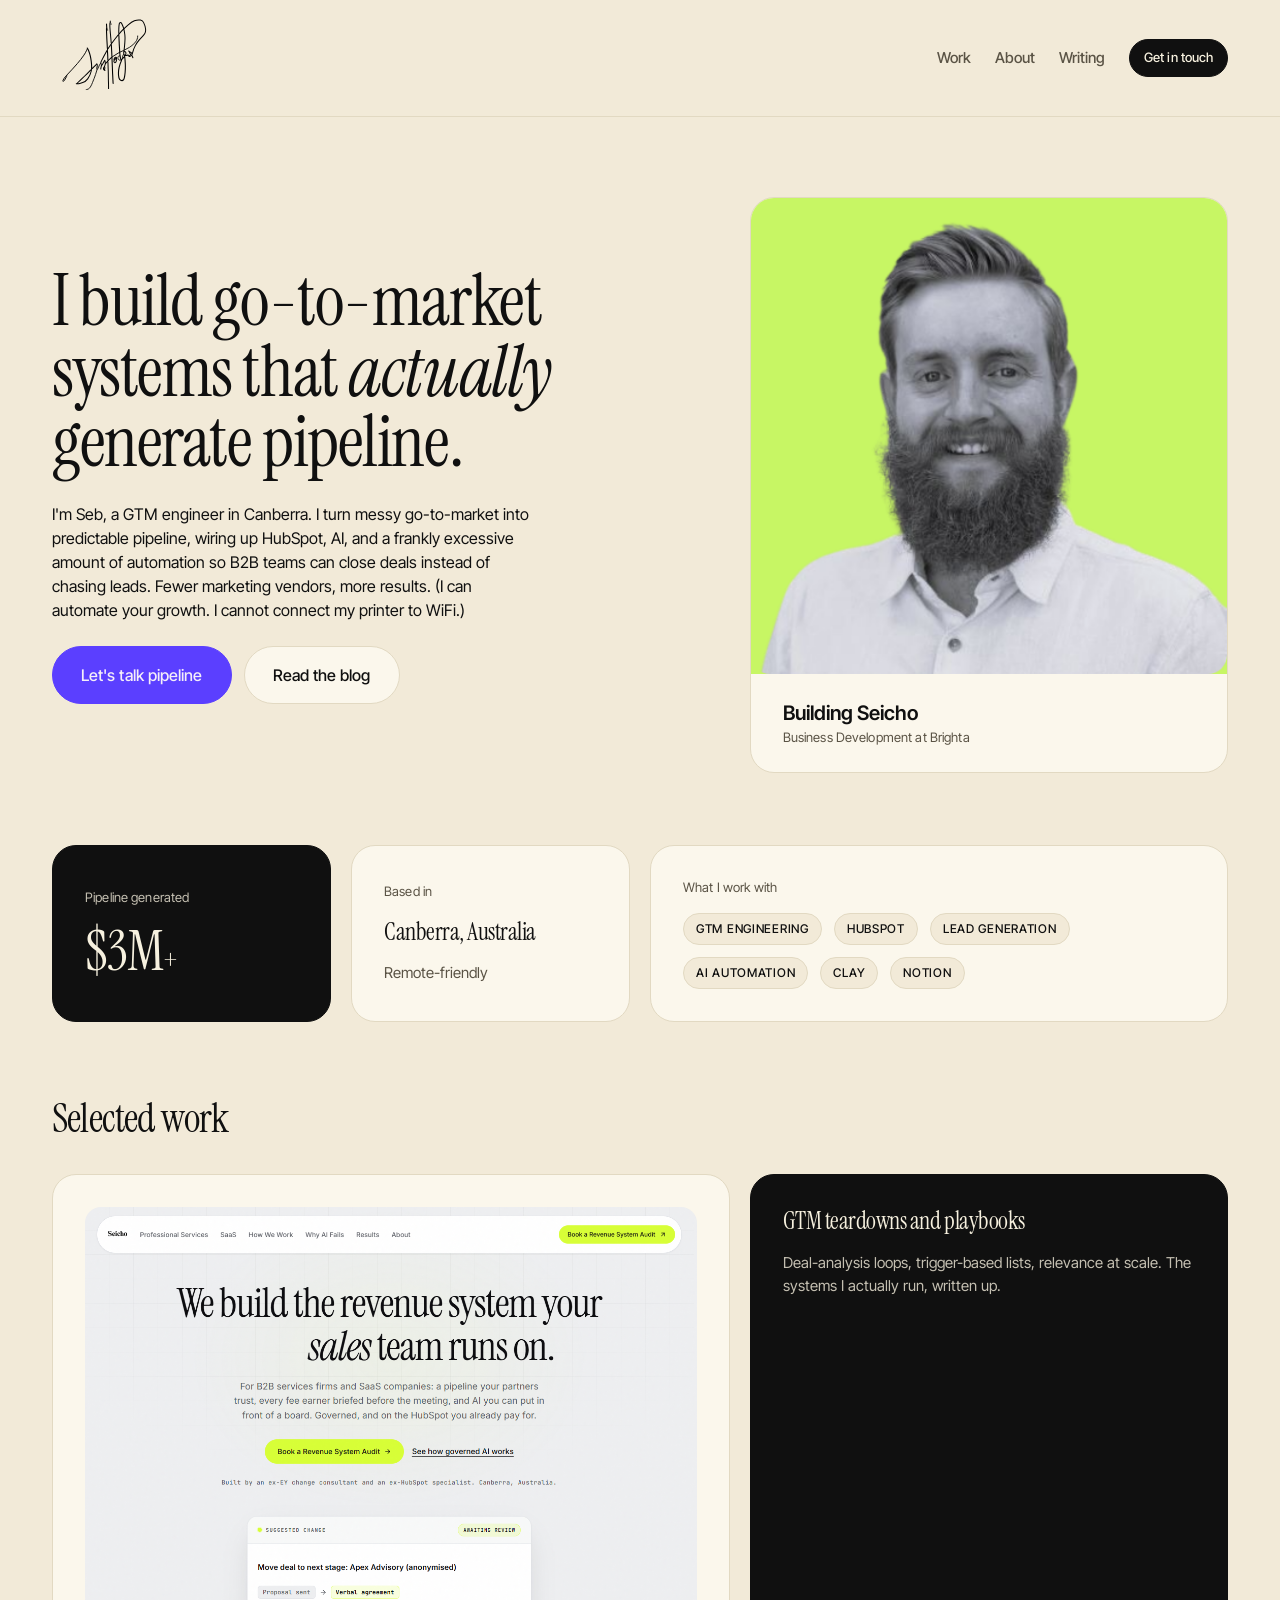
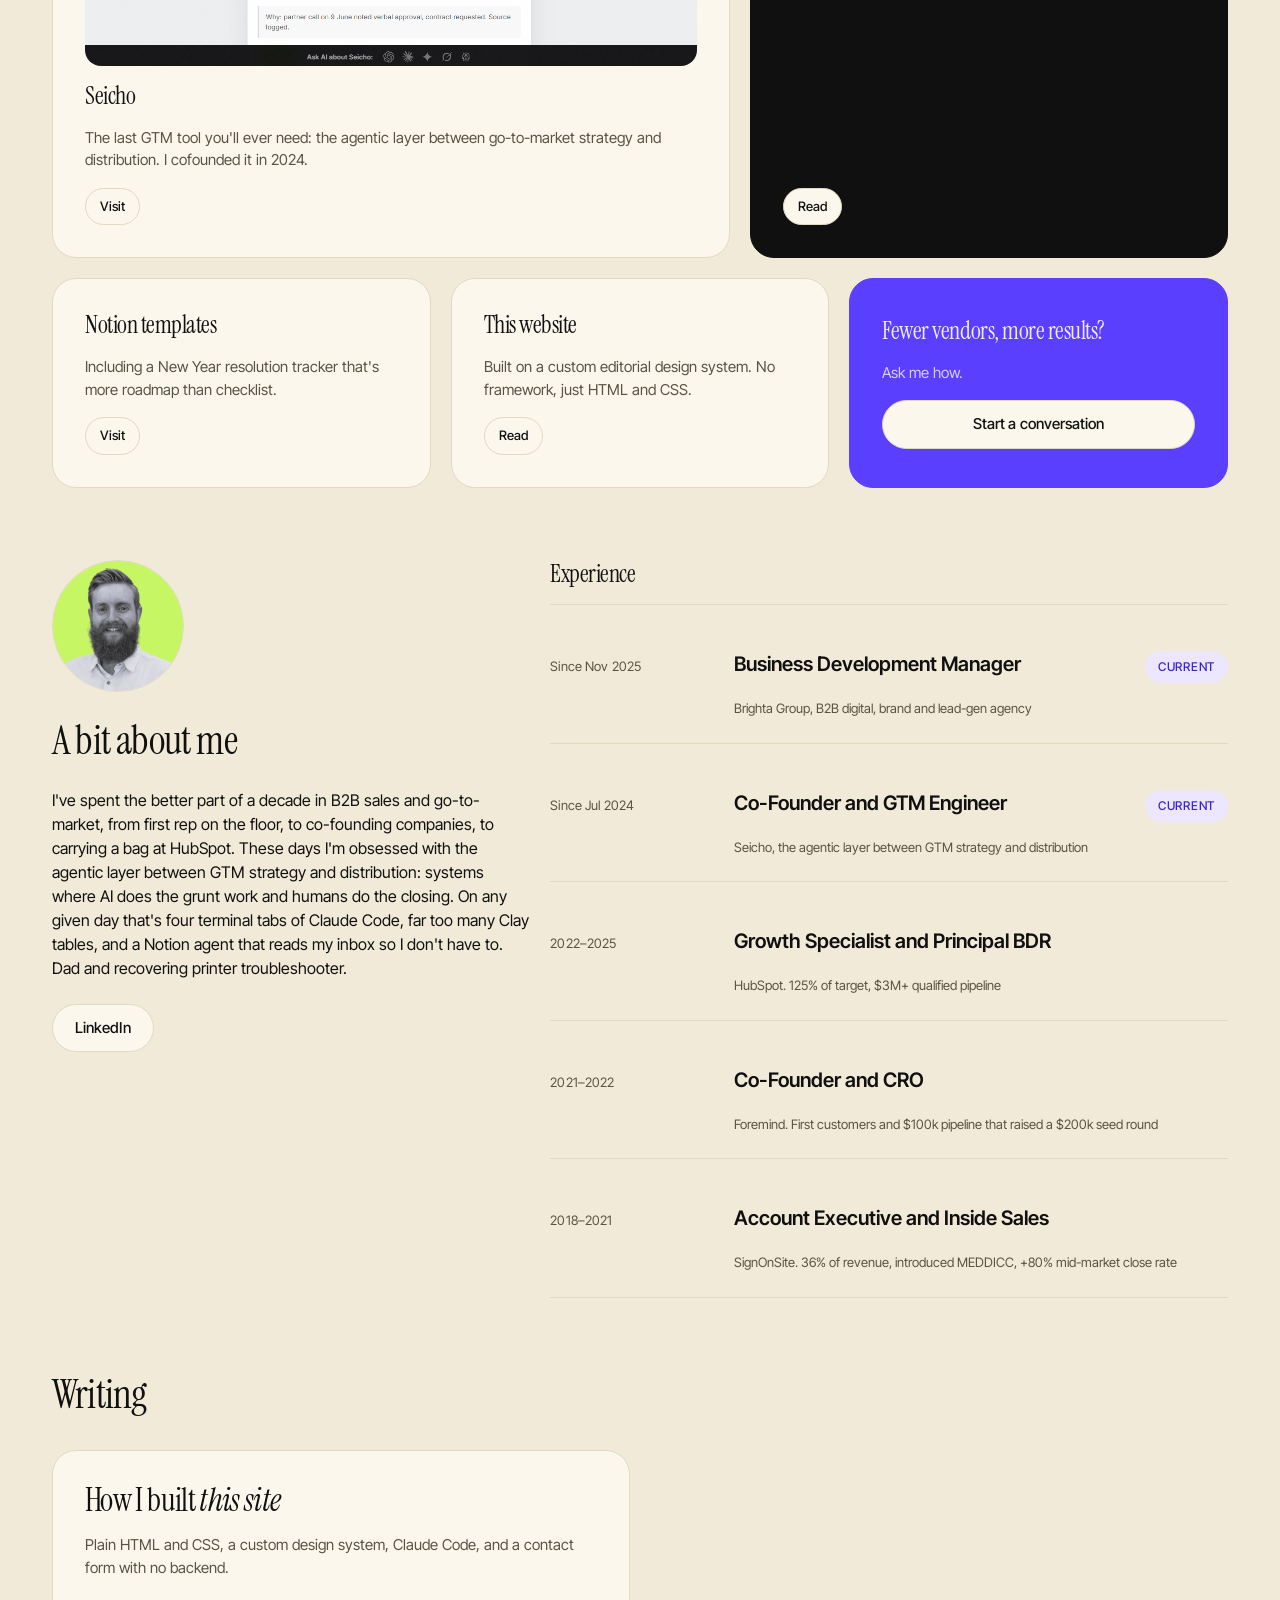
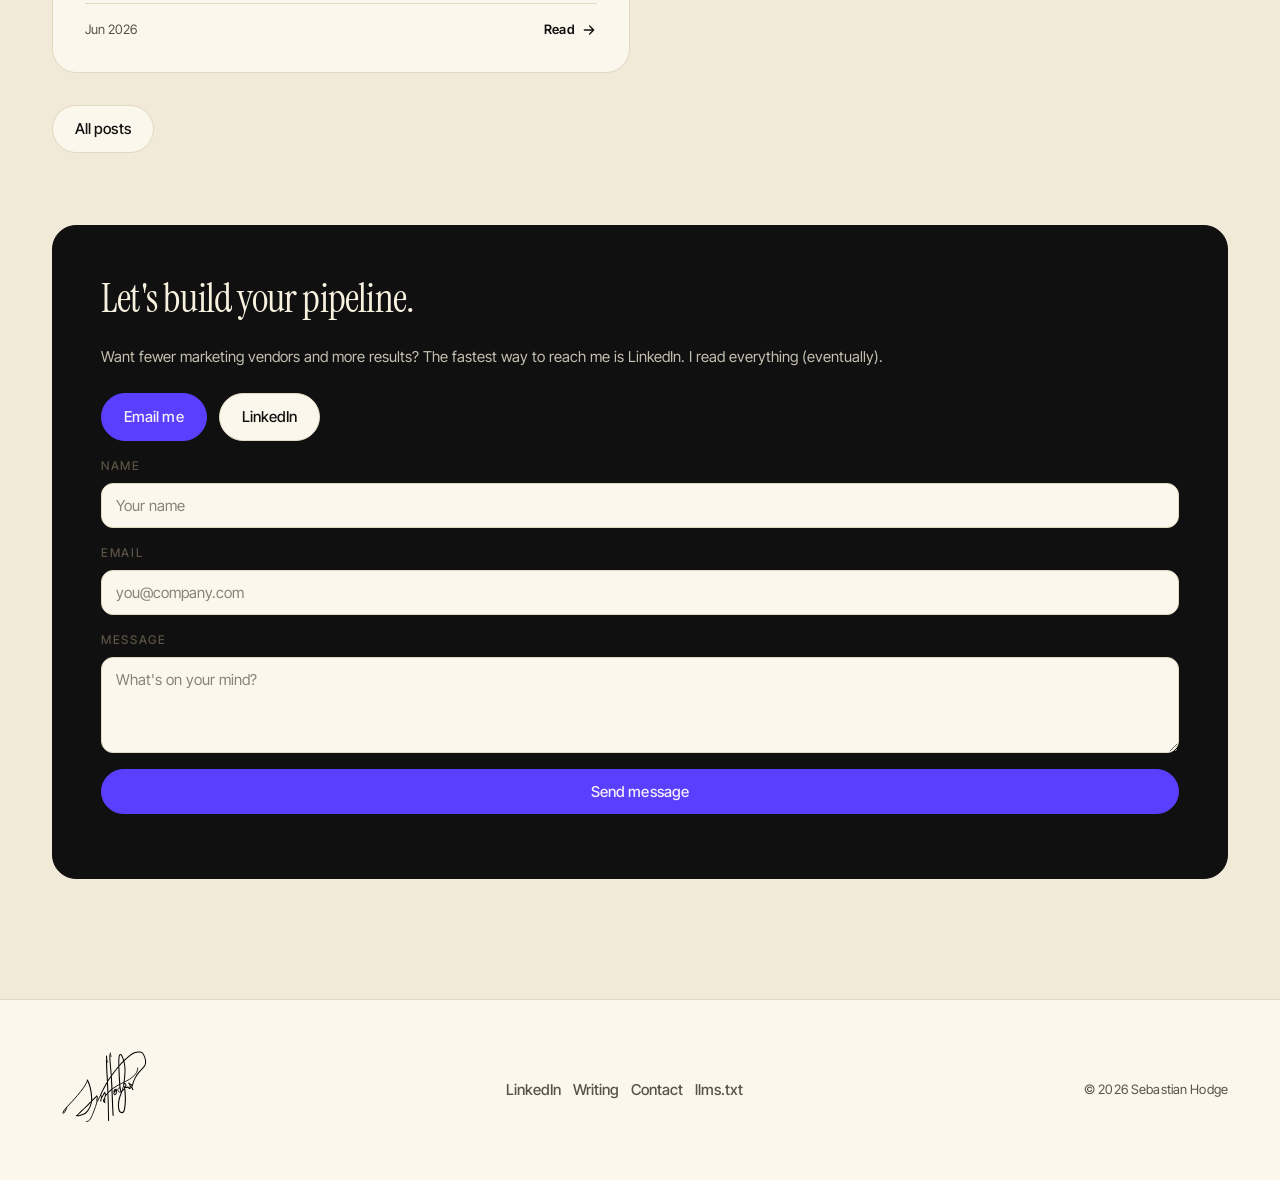
<file: index.html>
<!DOCTYPE html>
<html lang="en">
<head>
  <meta charset="utf-8" />
  <meta name="viewport" content="width=device-width, initial-scale=1" />
  <title>Sebastian Hodge, GTM Engineer</title>
  <meta name="description" content="Sebastian Hodge. GTM engineer building AI-powered go-to-market systems that turn B2B strategy into predictable pipeline. HubSpot, Clay, Notion. Canberra, Australia." />
  <link rel="canonical" href="https://sebastianhodge.com/" />
  <link rel="icon" href="/images/logo.svg" type="image/svg+xml" />

  <!-- Open Graph / Facebook / LinkedIn -->
  <meta property="og:type" content="website" />
  <meta property="og:url" content="https://sebastianhodge.com/" />
  <meta property="og:title" content="Sebastian Hodge, GTM Engineer" />
  <meta property="og:description" content="I build go-to-market systems that actually generate pipeline. HubSpot, AI, and a frankly excessive amount of automation." />
  <meta property="og:image" content="https://sebastianhodge.com/images/og-image.png" />
  <meta property="og:image:width" content="1200" />
  <meta property="og:image:height" content="630" />

  <!-- Twitter / X -->
  <meta name="twitter:card" content="summary_large_image" />
  <meta name="twitter:title" content="Sebastian Hodge, GTM Engineer" />
  <meta name="twitter:description" content="I build go-to-market systems that actually generate pipeline. HubSpot, AI, and a frankly excessive amount of automation." />
  <meta name="twitter:image" content="https://sebastianhodge.com/images/og-image.png" />

  <link rel="stylesheet" href="css/system.css" />
  <link rel="stylesheet" href="css/site.css" />

  <script type="application/ld+json">
  {
    "@context": "https://schema.org",
    "@graph": [
      {
        "@type": "Person",
        "@id": "https://sebastianhodge.com/#person",
        "name": "Sebastian Hodge",
        "url": "https://sebastianhodge.com/",
        "image": "https://sebastianhodge.com/images/seb.png",
        "jobTitle": "GTM Engineer",
        "description": "Sebastian Hodge is a go-to-market engineer who builds AI-powered systems that turn B2B strategy into predictable pipeline.",
        "email": "me@sebastianhodge.com",
        "address": {
          "@type": "PostalAddress",
          "addressLocality": "Canberra",
          "addressRegion": "ACT",
          "addressCountry": "AU"
        },
        "worksFor": {
          "@type": "Organization",
          "name": "Brighta Group"
        },
        "alumniOf": {
          "@type": "CollegeOrUniversity",
          "name": "University of Canberra"
        },
        "knowsAbout": [
          "Go-to-market engineering",
          "B2B sales",
          "HubSpot",
          "Lead generation",
          "AI automation",
          "Clay",
          "Notion"
        ],
        "sameAs": [
          "https://www.linkedin.com/in/hodge-sebastian/",
          "https://sebastianhodge.notion.site"
        ]
      },
      {
        "@type": "WebSite",
        "@id": "https://sebastianhodge.com/#website",
        "url": "https://sebastianhodge.com/",
        "name": "Sebastian Hodge",
        "description": "Portfolio and writing by Sebastian Hodge, GTM engineer in Canberra, Australia.",
        "publisher": { "@id": "https://sebastianhodge.com/#person" }
      },
      {
        "@type": "WebPage",
        "@id": "https://sebastianhodge.com/#webpage",
        "url": "https://sebastianhodge.com/",
        "name": "Sebastian Hodge, GTM Engineer",
        "isPartOf": { "@id": "https://sebastianhodge.com/#website" },
        "about": { "@id": "https://sebastianhodge.com/#person" },
        "primaryImageOfPage": "https://sebastianhodge.com/images/og-image.png"
      }
    ]
  }
  </script>
</head>
<body>
  <a class="site-skip" href="#main">Skip to content</a>

  <!-- ============ NAV ============ -->
  <header class="site-nav">
    <div class="site-nav__inner">
      <a class="site-brand" href="index.html" aria-label="Sebastian Hodge, home">
        <img class="site-brand__logo" src="images/logo.svg" alt="Sebastian Hodge" />
      </a>
      <nav class="site-navlinks" id="navlinks" aria-label="Primary">
        <a class="site-navlink" href="#work">Work</a>
        <a class="site-navlink" href="#about">About</a>
        <a class="site-navlink" href="blog/index.html">Writing</a>
        <a class="mp-btn mp-btn--sm" href="#contact">Get in touch</a>
      </nav>
      <button class="mp-btn mp-btn--icon mp-btn--secondary site-nav__toggle" id="navToggle"
              aria-label="Toggle menu" aria-expanded="false" aria-controls="navlinks">
        <svg class="mp-icon" viewBox="0 0 24 24" fill="none" stroke="currentColor" stroke-width="2" stroke-linecap="round"><path d="M4 6h16M4 12h16M4 18h16"/></svg>
      </button>
    </div>
  </header>

  <main id="main">
    <div class="mp-shell">

      <!-- ============ HERO ============ -->
      <section class="site-hero mp-grid" style="align-items:center;">
        <div class="mp-span-7 mp-stack mp-stack--lg">
          <h1 class="mp-display mp-display--xl site-hero__title">
            I build go-to-market systems that <span class="mp-italic">actually</span> generate pipeline.
          </h1>
          <p class="mp-body mp-body--lg site-hero__lead">
            I'm Seb, a GTM engineer in Canberra. I turn messy go-to-market into
            predictable pipeline, wiring up HubSpot, AI, and a frankly excessive
            amount of automation so B2B teams can close deals instead of chasing
            leads. Fewer marketing vendors, more results. (I can automate your
            growth. I cannot connect my printer to WiFi.)
          </p>
          <div class="mp-row">
            <a class="mp-btn mp-btn--accent mp-btn--lg" href="#contact">Let's talk pipeline</a>
            <a class="mp-btn mp-btn--secondary mp-btn--lg" href="blog/index.html">Read the blog</a>
          </div>
        </div>
        <div class="mp-span-5">
          <div class="mp-card" style="padding:0; overflow:hidden; gap:0;">
            <img src="images/seb.png" alt="Sebastian Hodge"
                 style="width:100%; aspect-ratio:1/1; object-fit:cover; display:block;" />
            <div style="padding:var(--space-lg) var(--space-xl);">
              <p class="mp-title--md" style="font-weight:600; margin:0;">Building Seicho</p>
              <p class="mp-meta">Business Development at Brighta</p>
            </div>
          </div>
        </div>
      </section>

      <!-- ============ QUICK FACTS ============ -->
      <section class="site-section mp-grid--mosaic" aria-label="At a glance">
        <div class="mp-card mp-card--ink mp-span-3" style="justify-content:center;">
          <p class="mp-meta">Pipeline generated</p>
          <p class="mp-display" style="color:inherit;">$3M<span style="font-size:0.5em;">+</span></p>
        </div>
        <div class="mp-card mp-span-3" style="justify-content:center;">
          <p class="mp-meta">Based in</p>
          <p class="mp-title">Canberra, Australia</p>
          <p class="mp-body">Remote-friendly</p>
        </div>
        <div class="mp-card mp-span-6" style="justify-content:center;">
          <p class="mp-meta">What I work with</p>
          <div class="mp-row">
            <span class="mp-chip">GTM Engineering</span>
            <span class="mp-chip">HubSpot</span>
            <span class="mp-chip">Lead Generation</span>
            <span class="mp-chip">AI Automation</span>
            <span class="mp-chip">Clay</span>
            <span class="mp-chip">Notion</span>
          </div>
        </div>
      </section>

      <!-- ============ WORK / PROJECTS ============ -->
      <section id="work" class="site-section">
        <h2 class="mp-headline" style="margin-bottom:var(--space-xl);">Selected work</h2>

        <div class="mp-grid--mosaic">
          <!-- Seicho (wide) -->
          <article class="mp-card mp-span-7">
            <div class="mp-card__media">
              <img src="images/seicho.png" alt="Seicho website: we build the revenue system your sales team runs on" />
            </div>
            <h3 class="mp-title">Seicho</h3>
            <p class="mp-body">The last GTM tool you'll ever need: the agentic layer between go-to-market strategy and distribution. I cofounded it in 2024.</p>
            <div class="mp-card__footer">
              <a class="mp-btn mp-btn--sm mp-btn--secondary" href="https://seicho.com.au">Visit</a>
            </div>
          </article>

          <!-- Writing (ink) -->
          <article class="mp-card mp-card--ink mp-span-5">
            <h3 class="mp-title" style="color:inherit;">GTM teardowns and playbooks</h3>
            <p class="mp-body">Deal-analysis loops, trigger-based lists, relevance at scale. The systems I actually run, written up.</p>
            <div class="mp-card__footer">
              <a class="mp-btn mp-btn--sm mp-btn--secondary" href="blog/index.html">Read</a>
            </div>
          </article>

          <!-- Notion templates -->
          <article class="mp-card mp-span-4">
            <h3 class="mp-title">Notion templates</h3>
            <p class="mp-body">Including a New Year resolution tracker that's more roadmap than checklist.</p>
            <div class="mp-card__footer">
              <a class="mp-btn mp-btn--sm mp-btn--secondary" href="https://sebastianhodge.notion.site">Visit</a>
            </div>
          </article>

          <!-- This site -->
          <article class="mp-card mp-span-4">
            <h3 class="mp-title">This website</h3>
            <p class="mp-body">Built on a custom editorial design system. No framework, just HTML and CSS.</p>
            <div class="mp-card__footer">
              <a class="mp-btn mp-btn--sm mp-btn--secondary" href="blog/how-i-built-this-site.html">Read</a>
            </div>
          </article>

          <!-- CTA tile -->
          <article class="mp-card mp-card--accent mp-span-4" style="justify-content:center;">
            <h3 class="mp-title" style="color:inherit;">Fewer vendors, more results?</h3>
            <p class="mp-body">Ask me how.</p>
            <a class="mp-btn mp-btn--secondary" href="#contact">Start a conversation</a>
          </article>
        </div>
      </section>

      <!-- ============ ABOUT / EXPERIENCE ============ -->
      <section id="about" class="site-section mp-grid">
        <div class="mp-span-5 mp-stack mp-stack--lg">
          <div class="site-avatar-xl">
            <img src="images/seb.png" alt="Sebastian Hodge" />
          </div>
          <h2 class="mp-headline">A bit about me</h2>
          <p class="mp-body mp-body--lg">
            I've spent the better part of a decade in B2B sales and go-to-market,
            from first rep on the floor, to co-founding companies, to carrying a bag
            at HubSpot. These days I'm obsessed with the agentic layer between GTM
            strategy and distribution: systems where AI does the grunt work and humans
            do the closing. On any given day that's four terminal tabs of Claude Code,
            far too many Clay tables, and a Notion agent that reads my inbox so I don't
            have to. Dad and recovering printer troubleshooter.
          </p>
          <div class="mp-row">
            <a class="mp-btn mp-btn--secondary" href="https://www.linkedin.com/in/hodge-sebastian/">LinkedIn</a>
          </div>
        </div>

        <div class="mp-span-7">
          <h3 class="mp-title" style="margin-bottom:var(--space-md);">Experience</h3>
          <div class="site-list">
            <div class="site-listitem">
              <span class="mp-meta">Since Nov 2025</span>
              <div>
                <p class="mp-title--md" style="font-weight:600;">Business Development Manager</p>
                <p class="mp-body mp-body--sm">Brighta Group, B2B digital, brand and lead-gen agency</p>
              </div>
              <span class="mp-chip mp-chip--accent">Current</span>
            </div>
            <div class="site-listitem">
              <span class="mp-meta">Since Jul 2024</span>
              <div>
                <p class="mp-title--md" style="font-weight:600;">Co-Founder and GTM Engineer</p>
                <p class="mp-body mp-body--sm">Seicho, the agentic layer between GTM strategy and distribution</p>
              </div>
              <span class="mp-chip mp-chip--accent">Current</span>
            </div>
            <div class="site-listitem">
              <span class="mp-meta">2022–2025</span>
              <div>
                <p class="mp-title--md" style="font-weight:600;">Growth Specialist and Principal BDR</p>
                <p class="mp-body mp-body--sm">HubSpot. 125% of target, $3M+ qualified pipeline</p>
              </div>
            </div>
            <div class="site-listitem">
              <span class="mp-meta">2021–2022</span>
              <div>
                <p class="mp-title--md" style="font-weight:600;">Co-Founder and CRO</p>
                <p class="mp-body mp-body--sm">Foremind. First customers and $100k pipeline that raised a $200k seed round</p>
              </div>
            </div>
            <div class="site-listitem">
              <span class="mp-meta">2018–2021</span>
              <div>
                <p class="mp-title--md" style="font-weight:600;">Account Executive and Inside Sales</p>
                <p class="mp-body mp-body--sm">SignOnSite. 36% of revenue, introduced MEDDICC, +80% mid-market close rate</p>
              </div>
            </div>
          </div>
        </div>
      </section>

      <!-- ============ WRITING ============ -->
      <section class="site-section">
        <h2 class="mp-headline" style="margin-bottom:var(--space-xl);">Writing</h2>
        <div class="mp-grid--mosaic">
          <a class="mp-digest-card mp-span-6" href="blog/how-i-built-this-site.html">
            <h3 class="mp-digest-card__title">How I built <span class="mp-digest-card__italic">this site</span></h3>
            <p class="mp-digest-card__body">Plain HTML and CSS, a custom design system, Claude Code, and a contact form with no backend.</p>
            <div class="mp-digest-card__foot">
              <span class="mp-digest-card__meta">Jun 2026</span>
              <span class="mp-digest-card__cta">Read
                <svg viewBox="0 0 24 24" fill="none" stroke="currentColor" stroke-width="2" stroke-linecap="round" stroke-linejoin="round" aria-hidden="true"><path d="M5 12h14M13 6l6 6-6 6"/></svg>
              </span>
            </div>
          </a>
        </div>
        <div class="mp-row" style="margin-top:var(--space-xl);">
          <a class="mp-btn mp-btn--secondary" href="blog/index.html">All posts</a>
        </div>
      </section>

      <!-- ============ CONTACT ============ -->
      <section id="contact" class="site-section">
        <article class="mp-card mp-card--ink mp-grid" style="padding:var(--space-2xl);">
          <div class="mp-span-6 mp-stack mp-stack--lg">
            <h2 class="mp-headline" style="color:inherit;">Let's build your pipeline.</h2>
            <p class="mp-body">
              Want fewer marketing vendors and more results? The fastest way to reach
              me is LinkedIn. I read everything (eventually).
            </p>
            <div class="mp-row">
              <a class="mp-btn mp-btn--accent" href="mailto:me@sebastianhodge.com">Email me</a>
              <a class="mp-btn mp-btn--secondary" href="https://www.linkedin.com/in/hodge-sebastian/">LinkedIn</a>
            </div>
          </div>
          <form id="contactForm" class="mp-span-6 mp-stack" aria-label="Contact form"
                action="https://api.web3forms.com/submit" method="POST">
            <input type="hidden" name="access_key" value="c7b7dd9c-b5ce-4d09-9234-3887ff89b587" />
            <input type="hidden" name="subject" value="New message from sebastianhodge.com" />
            <!-- Honeypot: bots fill this, humans never see it -->
            <input type="checkbox" name="botcheck" tabindex="-1" autocomplete="off"
                   style="position:absolute; left:-9999px;" aria-hidden="true" />
            <label class="mp-field">
              <span class="mp-field__label">Name</span>
              <input class="mp-input" type="text" name="name" placeholder="Your name" required />
            </label>
            <label class="mp-field">
              <span class="mp-field__label">Email</span>
              <input class="mp-input" type="email" name="email" placeholder="you@company.com" required />
            </label>
            <label class="mp-field">
              <span class="mp-field__label">Message</span>
              <textarea class="mp-textarea" name="message" placeholder="What's on your mind?" required></textarea>
            </label>
            <button class="mp-btn mp-btn--accent" type="submit">Send message</button>
            <p id="formStatus" class="mp-body mp-body--sm" role="status" aria-live="polite" style="margin:0;"></p>
          </form>
        </article>
      </section>

    </div>
  </main>

  <!-- ============ FOOTER ============ -->
  <footer class="site-footer">
    <div class="site-footer__inner">
      <a class="site-brand" href="index.html">
        <img class="site-brand__logo" src="images/logo.svg" alt="Sebastian Hodge" />
      </a>
      <div class="mp-row">
        <a class="site-navlink" href="https://www.linkedin.com/in/hodge-sebastian/">LinkedIn</a>
        <a class="site-navlink" href="blog/index.html">Writing</a>
        <a class="site-navlink" href="#contact">Contact</a>
        <a class="site-navlink" href="/llms.txt">llms.txt</a>
      </div>
      <p class="mp-meta">© <span id="year"></span> Sebastian Hodge</p>
    </div>
  </footer>

  <script>
    // Mobile nav toggle
    var t = document.getElementById('navToggle');
    var n = document.getElementById('navlinks');
    if (t && n) {
      t.addEventListener('click', function () {
        var open = n.classList.toggle('is-open');
        t.setAttribute('aria-expanded', open ? 'true' : 'false');
      });
    }
    document.getElementById('year').textContent = new Date().getFullYear();

    // Contact form: submit to Web3Forms via fetch, show inline status
    var form = document.getElementById('contactForm');
    var statusEl = document.getElementById('formStatus');
    if (form && statusEl) {
      form.addEventListener('submit', function (e) {
        e.preventDefault();
        var btn = form.querySelector('button[type="submit"]');
        btn.disabled = true;
        statusEl.textContent = 'Sending...';
        statusEl.style.color = 'inherit';
        fetch(form.action, {
          method: 'POST',
          headers: { 'Accept': 'application/json' },
          body: new FormData(form)
        })
          .then(function (r) { return r.json(); })
          .then(function (data) {
            if (data.success) {
              form.reset();
              statusEl.textContent = "Got it. I'll be in touch soon.";
              statusEl.style.color = 'var(--color-green)';
            } else {
              statusEl.textContent = 'Something went wrong. Email me directly instead.';
              statusEl.style.color = 'var(--color-on-ink)';
            }
          })
          .catch(function () {
            statusEl.textContent = 'Network error. Email me directly instead.';
            statusEl.style.color = 'var(--color-on-ink)';
          })
          .finally(function () { btn.disabled = false; });
      });
    }
  </script>
</body>
</html>
</file>
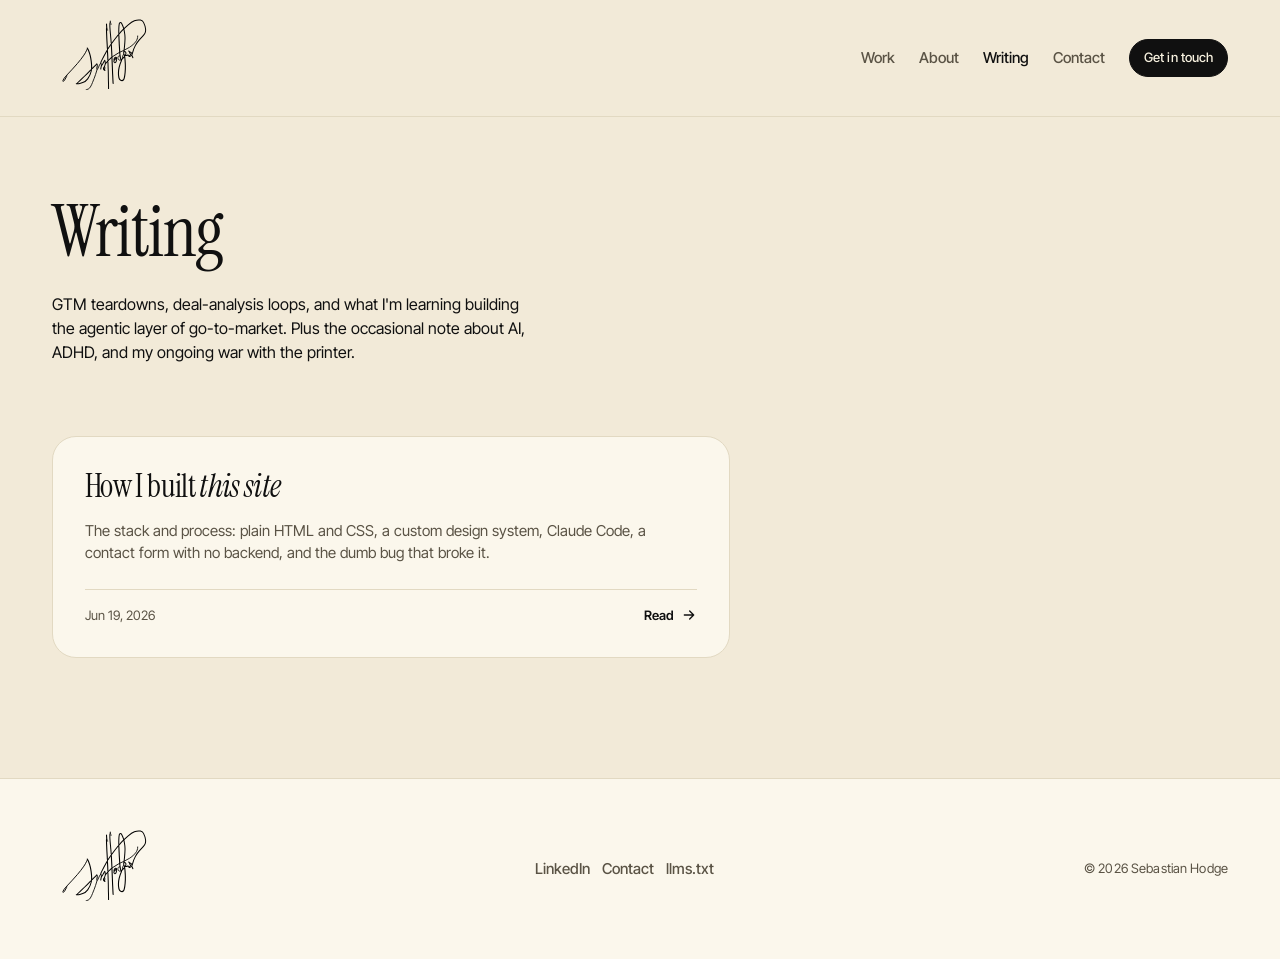
<file: blog/index.html>
<!DOCTYPE html>
<html lang="en">
<head>
  <meta charset="utf-8" />
  <meta name="viewport" content="width=device-width, initial-scale=1" />
  <title>Writing, Sebastian Hodge</title>
  <meta name="description" content="GTM teardowns, deal-analysis loops, and notes on building the agentic layer of go-to-market, plus the occasional thought on AI, ADHD, and beating the printer." />
  <link rel="canonical" href="https://sebastianhodge.com/blog/" />
  <link rel="icon" href="/images/logo.svg" type="image/svg+xml" />

  <!-- Open Graph -->
  <meta property="og:type" content="website" />
  <meta property="og:url" content="https://sebastianhodge.com/blog/" />
  <meta property="og:title" content="Writing, Sebastian Hodge" />
  <meta property="og:description" content="GTM teardowns, deal-analysis loops, and notes on building the agentic layer of go-to-market, plus AI, ADHD, and beating the printer." />
  <meta property="og:image" content="https://sebastianhodge.com/images/og-image.png" />
  <meta property="og:image:width" content="1200" />
  <meta property="og:image:height" content="630" />

  <!-- Twitter / X -->
  <meta name="twitter:card" content="summary_large_image" />
  <meta name="twitter:title" content="Writing, Sebastian Hodge" />
  <meta name="twitter:description" content="GTM teardowns, deal-analysis loops, and notes on building the agentic layer of go-to-market, plus AI, ADHD, and beating the printer." />
  <meta name="twitter:image" content="https://sebastianhodge.com/images/og-image.png" />

  <!-- paths are relative to /blog/ -->
  <link rel="stylesheet" href="../css/system.css" />
  <link rel="stylesheet" href="../css/site.css" />

  <script type="application/ld+json">
  {
    "@context": "https://schema.org",
    "@graph": [
      {
        "@type": "Blog",
        "@id": "https://sebastianhodge.com/blog/#blog",
        "url": "https://sebastianhodge.com/blog/",
        "name": "Writing, Sebastian Hodge",
        "description": "GTM teardowns, deal-analysis loops, and notes on building the agentic layer of go-to-market.",
        "author": {
          "@type": "Person",
          "@id": "https://sebastianhodge.com/#person",
          "name": "Sebastian Hodge",
          "url": "https://sebastianhodge.com/"
        }
      },
      {
        "@type": "BreadcrumbList",
        "itemListElement": [
          { "@type": "ListItem", "position": 1, "name": "Home", "item": "https://sebastianhodge.com/" },
          { "@type": "ListItem", "position": 2, "name": "Writing", "item": "https://sebastianhodge.com/blog/" }
        ]
      }
    ]
  }
  </script>
</head>
<body>
  <a class="site-skip" href="#main">Skip to content</a>

  <header class="site-nav">
    <div class="site-nav__inner">
      <a class="site-brand" href="../index.html" aria-label="Sebastian Hodge, home">
        <img class="site-brand__logo" src="../images/logo.svg" alt="Sebastian Hodge" />
      </a>
      <nav class="site-navlinks" id="navlinks" aria-label="Primary">
        <a class="site-navlink" href="../index.html#work">Work</a>
        <a class="site-navlink" href="../index.html#about">About</a>
        <a class="site-navlink" href="index.html" aria-current="page">Writing</a>
        <a class="site-navlink" href="../index.html#contact">Contact</a>
        <a class="mp-btn mp-btn--sm" href="../index.html#contact">Get in touch</a>
      </nav>
      <button class="mp-btn mp-btn--icon mp-btn--secondary site-nav__toggle" id="navToggle"
              aria-label="Toggle menu" aria-expanded="false" aria-controls="navlinks">
        <svg class="mp-icon" viewBox="0 0 24 24" fill="none" stroke="currentColor" stroke-width="2" stroke-linecap="round"><path d="M4 6h16M4 12h16M4 18h16"/></svg>
      </button>
    </div>
  </header>

  <main id="main">
    <div class="mp-shell">

      <section class="site-hero mp-stack mp-stack--lg">
        <h1 class="mp-display mp-display--xl">Writing</h1>
        <p class="mp-body mp-body--lg site-hero__lead">
          GTM teardowns, deal-analysis loops, and what I'm learning building the
          agentic layer of go-to-market. Plus the occasional note about AI, ADHD,
          and my ongoing war with the printer.
        </p>
      </section>

      <!-- ============ POST LIST ============
           To add a post: copy post-template.html to blog/your-slug.html,
           then add a matching <a class="mp-digest-card"> entry here. -->
      <section class="site-section mp-grid--mosaic" aria-label="Posts">

        <a class="mp-digest-card mp-span-7" href="how-i-built-this-site.html">
          <h2 class="mp-digest-card__title">How I built <span class="mp-digest-card__italic">this site</span></h2>
          <p class="mp-digest-card__body">The stack and process: plain HTML and CSS, a custom design system, Claude Code, a contact form with no backend, and the dumb bug that broke it.</p>
          <div class="mp-digest-card__foot">
            <span class="mp-digest-card__meta">Jun 19, 2026</span>
            <span class="mp-digest-card__cta">Read
              <svg viewBox="0 0 24 24" fill="none" stroke="currentColor" stroke-width="2" stroke-linecap="round" stroke-linejoin="round" aria-hidden="true"><path d="M5 12h14M13 6l6 6-6 6"/></svg>
            </span>
          </div>
        </a>

        <!-- TODO: more post cards go here -->

      </section>

    </div>
  </main>

  <footer class="site-footer">
    <div class="site-footer__inner">
      <a class="site-brand" href="../index.html">
        <img class="site-brand__logo" src="../images/logo.svg" alt="Sebastian Hodge" />
      </a>
      <div class="mp-row">
        <a class="site-navlink" href="https://www.linkedin.com/in/hodge-sebastian/">LinkedIn</a>
        <a class="site-navlink" href="../index.html#contact">Contact</a>
        <a class="site-navlink" href="/llms.txt">llms.txt</a>
      </div>
      <p class="mp-meta">© <span id="year"></span> Sebastian Hodge</p>
    </div>
  </footer>

  <script>
    var t = document.getElementById('navToggle');
    var n = document.getElementById('navlinks');
    if (t && n) {
      t.addEventListener('click', function () {
        var open = n.classList.toggle('is-open');
        t.setAttribute('aria-expanded', open ? 'true' : 'false');
      });
    }
    document.getElementById('year').textContent = new Date().getFullYear();
  </script>
</body>
</html>
</file>
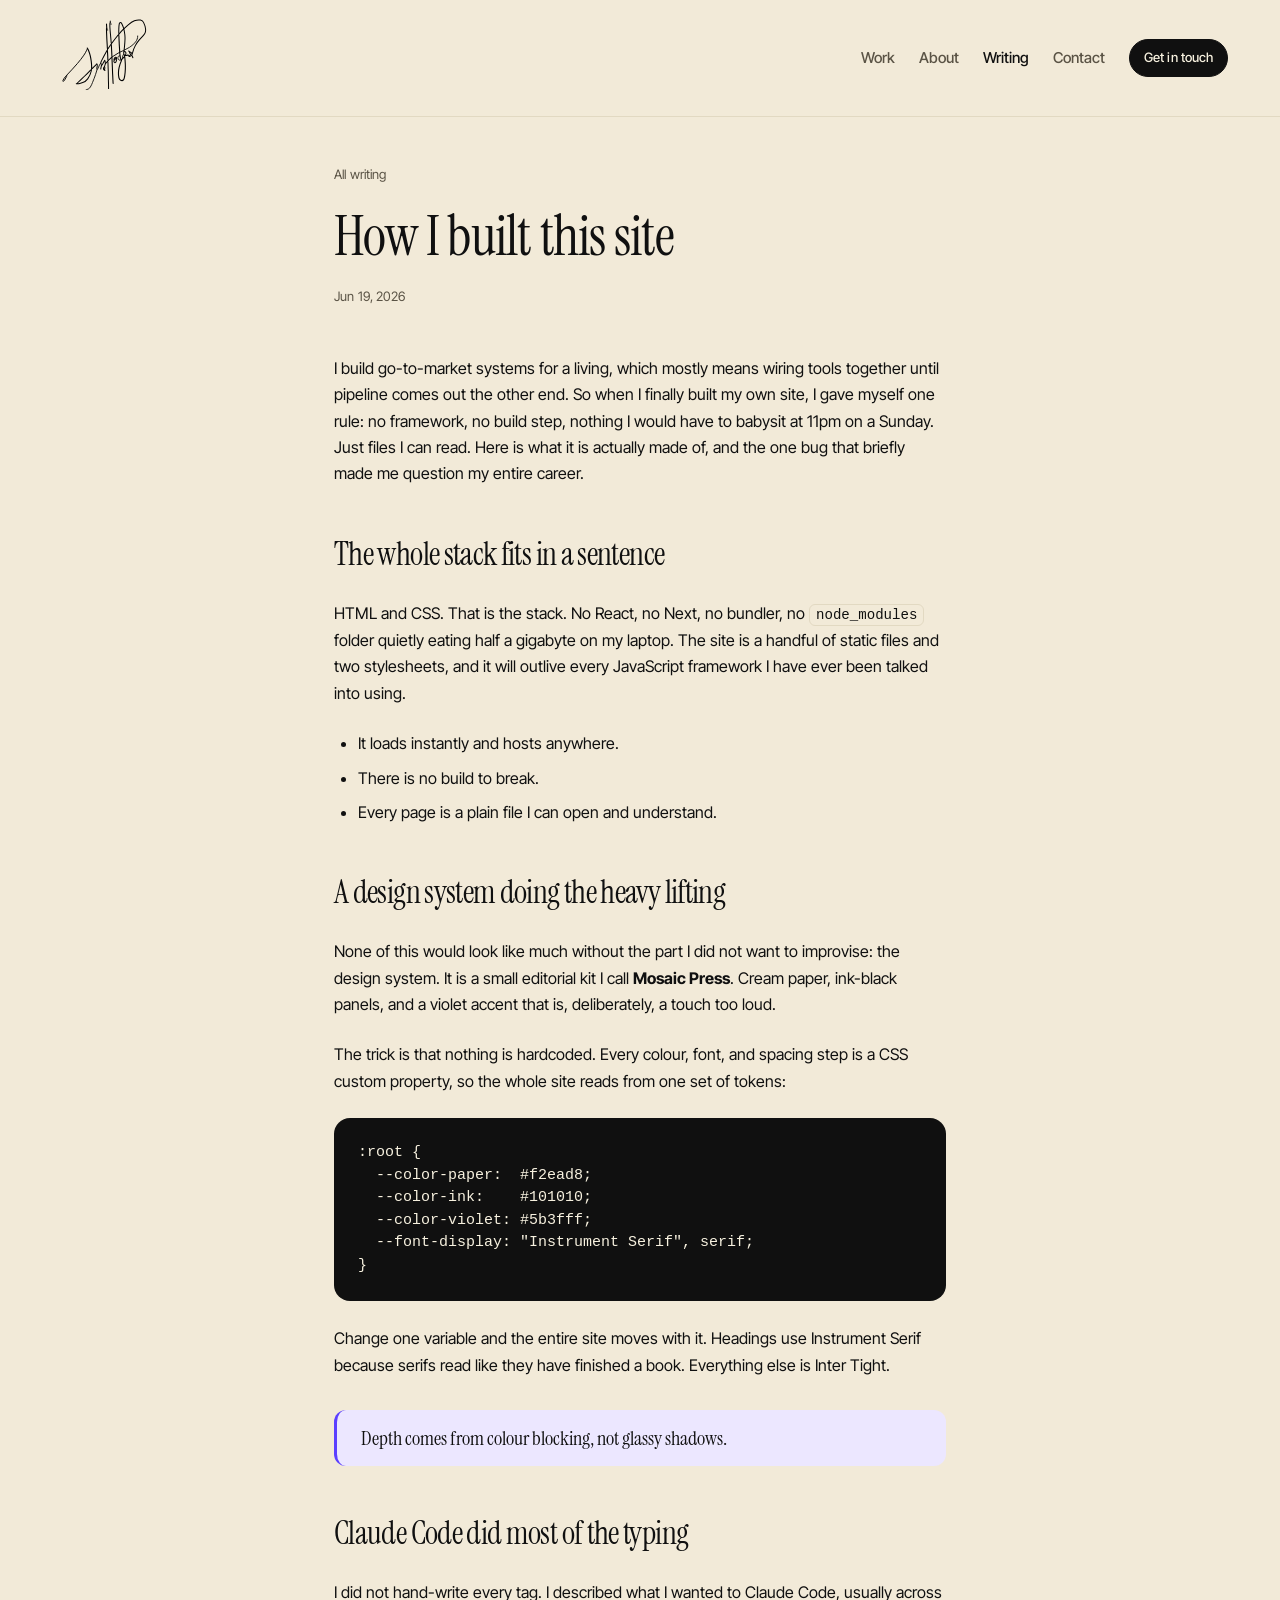
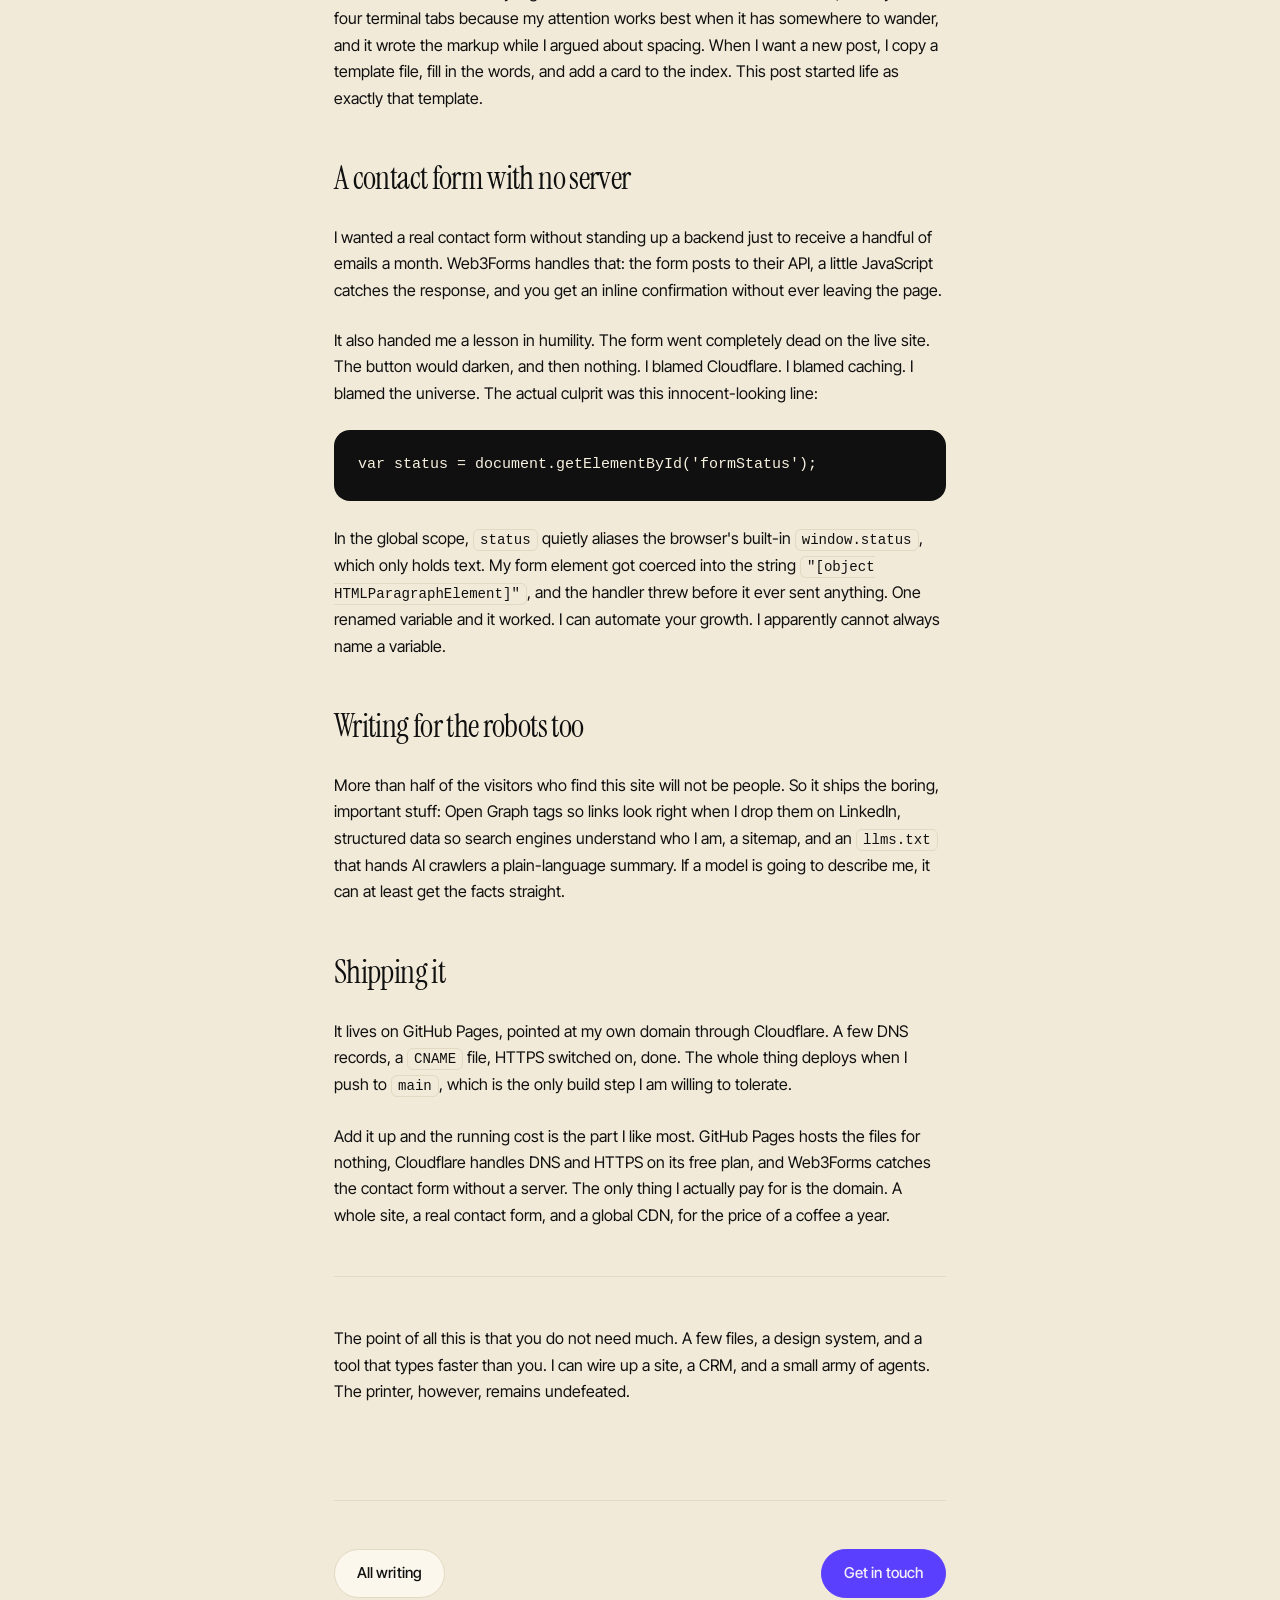
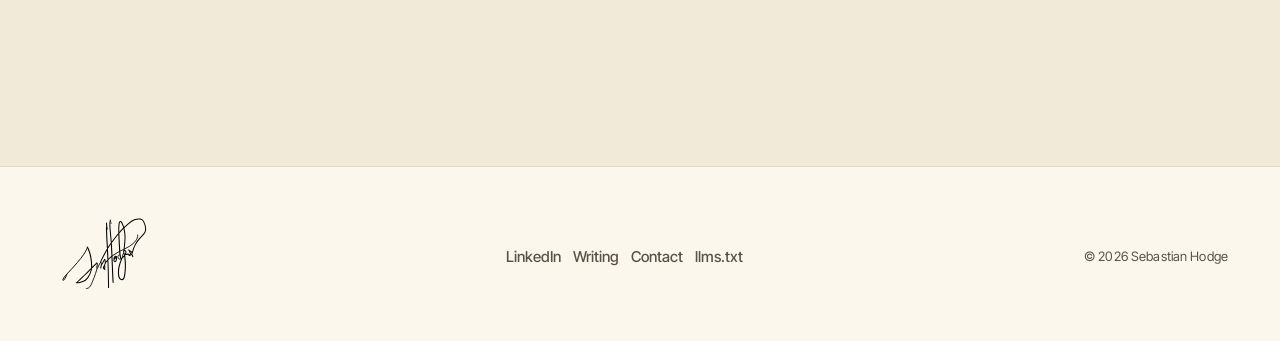
<file: blog/how-i-built-this-site.html>
<!DOCTYPE html>
<html lang="en">
<head>
  <meta charset="utf-8" />
  <meta name="viewport" content="width=device-width, initial-scale=1" />
  <title>How I built this site, Sebastian Hodge</title>
  <meta name="description" content="The stack and process behind this site: plain HTML and CSS, a custom design system, Claude Code, a contact form with no backend, and the dumb bug that broke it." />
  <link rel="canonical" href="https://sebastianhodge.com/blog/how-i-built-this-site.html" />
  <link rel="icon" href="/images/logo.svg" type="image/svg+xml" />

  <!-- Open Graph -->
  <meta property="og:type" content="article" />
  <meta property="og:url" content="https://sebastianhodge.com/blog/how-i-built-this-site.html" />
  <meta property="og:title" content="How I built this site" />
  <meta property="og:description" content="Plain HTML and CSS, a custom design system, Claude Code, a contact form with no backend, and the dumb bug that briefly broke it." />
  <meta property="og:image" content="https://sebastianhodge.com/images/og-image.png" />
  <meta property="og:image:width" content="1200" />
  <meta property="og:image:height" content="630" />

  <!-- Twitter / X -->
  <meta name="twitter:card" content="summary_large_image" />
  <meta name="twitter:title" content="How I built this site" />
  <meta name="twitter:description" content="Plain HTML and CSS, a custom design system, Claude Code, a contact form with no backend, and the dumb bug that briefly broke it." />
  <meta name="twitter:image" content="https://sebastianhodge.com/images/og-image.png" />

  <link rel="stylesheet" href="../css/system.css" />
  <link rel="stylesheet" href="../css/site.css" />

  <script type="application/ld+json">
  {
    "@context": "https://schema.org",
    "@graph": [
      {
        "@type": "BlogPosting",
        "headline": "How I built this site",
        "description": "The stack and process behind this site: plain HTML and CSS, a custom design system, Claude Code, a contact form with no backend, and the dumb bug that broke it.",
        "image": "https://sebastianhodge.com/images/og-image.png",
        "datePublished": "2026-06-19",
        "dateModified": "2026-06-19",
        "mainEntityOfPage": "https://sebastianhodge.com/blog/how-i-built-this-site.html",
        "url": "https://sebastianhodge.com/blog/how-i-built-this-site.html",
        "author": {
          "@type": "Person",
          "@id": "https://sebastianhodge.com/#person",
          "name": "Sebastian Hodge",
          "url": "https://sebastianhodge.com/"
        },
        "publisher": { "@id": "https://sebastianhodge.com/#person" }
      },
      {
        "@type": "BreadcrumbList",
        "itemListElement": [
          { "@type": "ListItem", "position": 1, "name": "Home", "item": "https://sebastianhodge.com/" },
          { "@type": "ListItem", "position": 2, "name": "Writing", "item": "https://sebastianhodge.com/blog/" },
          { "@type": "ListItem", "position": 3, "name": "How I built this site", "item": "https://sebastianhodge.com/blog/how-i-built-this-site.html" }
        ]
      }
    ]
  }
  </script>
</head>
<body>
  <a class="site-skip" href="#main">Skip to content</a>

  <header class="site-nav">
    <div class="site-nav__inner">
      <a class="site-brand" href="../index.html" aria-label="Sebastian Hodge, home">
        <img class="site-brand__logo" src="../images/logo.svg" alt="Sebastian Hodge" />
      </a>
      <nav class="site-navlinks" id="navlinks" aria-label="Primary">
        <a class="site-navlink" href="../index.html#work">Work</a>
        <a class="site-navlink" href="../index.html#about">About</a>
        <a class="site-navlink" href="index.html" aria-current="page">Writing</a>
        <a class="site-navlink" href="../index.html#contact">Contact</a>
        <a class="mp-btn mp-btn--sm" href="../index.html#contact">Get in touch</a>
      </nav>
      <button class="mp-btn mp-btn--icon mp-btn--secondary site-nav__toggle" id="navToggle"
              aria-label="Toggle menu" aria-expanded="false" aria-controls="navlinks">
        <svg class="mp-icon" viewBox="0 0 24 24" fill="none" stroke="currentColor" stroke-width="2" stroke-linecap="round"><path d="M4 6h16M4 12h16M4 18h16"/></svg>
      </button>
    </div>
  </header>

  <main id="main">
    <article class="mp-shell">

      <header class="article-head mp-stack mp-stack--lg">
        <a class="mp-meta" href="index.html">All writing</a>
        <h1 class="mp-display">How I built this site</h1>
        <p class="mp-meta">Jun 19, 2026</p>
      </header>

      <div class="prose">
        <p>I build go-to-market systems for a living, which mostly means wiring
          tools together until pipeline comes out the other end. So when I
          finally built my own site, I gave myself one rule: no framework, no
          build step, nothing I would have to babysit at 11pm on a Sunday. Just
          files I can read. Here is what it is actually made of, and the one bug
          that briefly made me question my entire career.</p>

        <h2>The whole stack fits in a sentence</h2>
        <p>HTML and CSS. That is the stack. No React, no Next, no bundler, no
          <code>node_modules</code> folder quietly eating half a gigabyte on my
          laptop. The site is a handful of static files and two stylesheets, and
          it will outlive every JavaScript framework I have ever been talked into
          using.</p>
        <ul>
          <li>It loads instantly and hosts anywhere.</li>
          <li>There is no build to break.</li>
          <li>Every page is a plain file I can open and understand.</li>
        </ul>

        <h2>A design system doing the heavy lifting</h2>
        <p>None of this would look like much without the part I did not want to
          improvise: the design system. It is a small editorial kit I call
          <strong>Mosaic Press</strong>. Cream paper, ink-black panels, and a
          violet accent that is, deliberately, a touch too loud.</p>
        <p>The trick is that nothing is hardcoded. Every colour, font, and spacing
          step is a CSS custom property, so the whole site reads from one set of
          tokens:</p>
        <pre><code>:root {
  --color-paper:  #f2ead8;
  --color-ink:    #101010;
  --color-violet: #5b3fff;
  --font-display: "Instrument Serif", serif;
}</code></pre>
        <p>Change one variable and the entire site moves with it. Headings use
          Instrument Serif because serifs read like they have finished a book.
          Everything else is Inter Tight.</p>
        <blockquote>Depth comes from colour blocking, not glassy shadows.</blockquote>

        <h2>Claude Code did most of the typing</h2>
        <p>I did not hand-write every tag. I described what I wanted to Claude
          Code, usually across four terminal tabs because my attention works best
          when it has somewhere to wander, and it wrote the markup while I argued
          about spacing. When I want a new post, I copy a template file, fill in
          the words, and add a card to the index. This post started life as
          exactly that template.</p>

        <h2>A contact form with no server</h2>
        <p>I wanted a real contact form without standing up a backend just to
          receive a handful of emails a month. Web3Forms handles that: the form
          posts to their API, a little JavaScript catches the response, and you
          get an inline confirmation without ever leaving the page.</p>
        <p>It also handed me a lesson in humility. The form went completely dead
          on the live site. The button would darken, and then nothing. I blamed
          Cloudflare. I blamed caching. I blamed the universe. The actual culprit
          was this innocent-looking line:</p>
        <pre><code>var status = document.getElementById('formStatus');</code></pre>
        <p>In the global scope, <code>status</code> quietly aliases the browser's
          built-in <code>window.status</code>, which only holds text. My form
          element got coerced into the string <code>"[object HTMLParagraphElement]"</code>,
          and the handler threw before it ever sent anything. One renamed variable
          and it worked. I can automate your growth. I apparently cannot always
          name a variable.</p>

        <h2>Writing for the robots too</h2>
        <p>More than half of the visitors who find this site will not be people.
          So it ships the boring, important stuff: Open Graph tags so links look
          right when I drop them on LinkedIn, structured data so search engines
          understand who I am, a sitemap, and an <code>llms.txt</code> that hands
          AI crawlers a plain-language summary. If a model is going to describe me,
          it can at least get the facts straight.</p>

        <h2>Shipping it</h2>
        <p>It lives on GitHub Pages, pointed at my own domain through Cloudflare.
          A few DNS records, a <code>CNAME</code> file, HTTPS switched on, done.
          The whole thing deploys when I push to <code>main</code>, which is the
          only build step I am willing to tolerate.</p>
        <p>Add it up and the running cost is the part I like most. GitHub Pages
          hosts the files for nothing, Cloudflare handles DNS and HTTPS on its
          free plan, and Web3Forms catches the contact form without a server.
          The only thing I actually pay for is the domain. A whole site, a real
          contact form, and a global CDN, for the price of a coffee a year.</p>

        <hr />
        <p>The point of all this is that you do not need much. A few files, a
          design system, and a tool that types faster than you. I can wire up a
          site, a CRM, and a small army of agents. The printer, however, remains
          undefeated.</p>
      </div>

      <footer class="article-head mp-stack mp-stack--lg" style="margin-top:var(--space-3xl);">
        <hr class="mp-divider" />
        <div class="mp-row mp-row--between">
          <a class="mp-btn mp-btn--secondary" href="index.html">All writing</a>
          <a class="mp-btn mp-btn--accent" href="../index.html#contact">Get in touch</a>
        </div>
      </footer>

    </article>
  </main>

  <footer class="site-footer">
    <div class="site-footer__inner">
      <a class="site-brand" href="../index.html">
        <img class="site-brand__logo" src="../images/logo.svg" alt="Sebastian Hodge" />
      </a>
      <div class="mp-row">
        <a class="site-navlink" href="https://www.linkedin.com/in/hodge-sebastian/">LinkedIn</a>
        <a class="site-navlink" href="index.html">Writing</a>
        <a class="site-navlink" href="../index.html#contact">Contact</a>
        <a class="site-navlink" href="/llms.txt">llms.txt</a>
      </div>
      <p class="mp-meta">© <span id="year"></span> Sebastian Hodge</p>
    </div>
  </footer>

  <script>
    var t = document.getElementById('navToggle');
    var n = document.getElementById('navlinks');
    if (t && n) {
      t.addEventListener('click', function () {
        var open = n.classList.toggle('is-open');
        t.setAttribute('aria-expanded', open ? 'true' : 'false');
      });
    }
    document.getElementById('year').textContent = new Date().getFullYear();
  </script>
</body>
</html>
</file>
<file: css/system.css>
/* ============================================================
   Mosaic Press — Editorial mosaic design system
   Plain CSS tokens and reusable component classes.
   ============================================================ */

@import url("https://fonts.googleapis.com/css2?family=Instrument+Serif:ital@0;1&display=swap");
@import url("https://fonts.googleapis.com/css2?family=Inter+Tight:wght@400;500;600;700&display=swap");

:root {
  /* Colors -------------------------------------------------- */
  --color-paper: #f2ead8;
  --color-cloud: #fbf7ec;
  --color-stone: #e2d9c2;
  --color-ink: #101010;
  --color-ink-soft: #1a1a1a;
  --color-muted-ink: #5a5345;
  --color-violet: #5b3fff;
  --color-violet-deep: #3a26c7;
  --color-violet-soft: #ece7ff;
  --color-green: #86f46a;
  --color-green-deep: #4cb234;
  --color-on-ink: #f7f1df;
  --color-on-violet: #f4eef9;
  --color-danger: #c43d2a;
  --color-success: #2f7a2a;

  /* Semantic surface tokens */
  --surface-page: var(--color-paper);
  --surface-card: var(--color-cloud);
  --surface-card-muted: var(--color-paper);
  --surface-inverted: var(--color-ink);
  --surface-accent: var(--color-violet);
  --surface-accent-secondary: var(--color-green);

  /* Text tokens */
  --text-primary: var(--color-ink);
  --text-secondary: var(--color-muted-ink);
  --text-inverted: var(--color-on-ink);
  --text-on-accent: var(--color-on-violet);

  /* Borders */
  --border-hairline: 1px solid var(--color-stone);
  --border-ink: 1px solid var(--color-ink);
  --border-strong: 2px solid var(--color-ink);

  /* Typography ---------------------------------------------- */
  --font-display: "Instrument Serif", "Cormorant Garamond", "Times New Roman", serif;
  --font-ui: "Inter Tight", "Inter", "Helvetica Neue", system-ui, sans-serif;

  --font-size-display-xl: 72px;
  --font-size-display-lg: 56px;
  --font-size-headline-lg: 40px;
  --font-size-headline-md: 32px;
  --font-size-title-lg: 24px;
  --font-size-title-md: 20px;
  --font-size-body-lg: 16px;
  --font-size-body-md: 15px;
  --font-size-body-sm: 13px;
  --font-size-label-sm: 12px;

  --leading-tight: 1.05;
  --leading-snug: 1.2;
  --leading-normal: 1.5;
  --leading-loose: 1.65;

  --tracking-display: -0.02em;
  --tracking-body: 0;
  --tracking-label: 0.14em;

  /* Spacing scale ------------------------------------------- */
  --space-2xs: 4px;
  --space-xs: 8px;
  --space-sm: 12px;
  --space-md: 16px;
  --space-lg: 24px;
  --space-xl: 32px;
  --space-2xl: 48px;
  --space-3xl: 72px;
  --grid-gutter: 20px;

  /* Radius -------------------------------------------------- */
  --radius-none: 0;
  --radius-sm: 6px;
  --radius-md: 12px;
  --radius-lg: 16px;
  --radius-xl: 24px;
  --radius-2xl: 32px;
  --radius-pill: 999px;

  /* Elevation ----------------------------------------------- */
  --shadow-none: none;
  --shadow-soft: 0 1px 1px rgba(16, 16, 16, 0.04), 0 4px 8px rgba(16, 16, 16, 0.04), 0 12px 24px rgba(16, 16, 16, 0.06);
  --shadow-hover: 0 2px 2px rgba(16, 16, 16, 0.05), 0 8px 16px rgba(16, 16, 16, 0.06), 0 16px 32px rgba(16, 16, 16, 0.08);
  --shadow-inset-stone: inset 0 0 0 1px var(--color-stone);

  /* Focus --------------------------------------------------- */
  --focus-ring: 0 0 0 3px var(--color-paper), 0 0 0 5px var(--color-violet);
  --focus-ring-inverted: 0 0 0 3px var(--color-ink), 0 0 0 5px var(--color-green);

  /* Motion -------------------------------------------------- */
  --duration-fast: 120ms;
  --duration-base: 200ms;
  --duration-slow: 320ms;
  --ease-standard: cubic-bezier(0.2, 0, 0, 1);

  /* Signature gradient -------------------------------------- */
  --gradient-feature: linear-gradient(118deg, var(--color-violet) 0%, var(--color-violet) 38%, var(--color-green) 100%);
  --gradient-step: linear-gradient(118deg, var(--color-violet) 0%, var(--color-violet-deep) 45%, var(--color-green-deep) 75%, var(--color-green) 100%);
}

/* ============================================================
   Base
   ============================================================ */

*,
*::before,
*::after {
  box-sizing: border-box;
}

html,
body {
  margin: 0;
  padding: 0;
  background: var(--surface-page);
  color: var(--text-primary);
  font-family: var(--font-ui);
  font-size: var(--font-size-body-md);
  line-height: var(--leading-normal);
  -webkit-font-smoothing: antialiased;
  text-rendering: optimizeLegibility;
}

img,
svg {
  display: block;
  max-width: 100%;
}

a {
  color: inherit;
  text-decoration: none;
}

::selection {
  background: var(--color-violet);
  color: var(--color-on-violet);
}

:focus-visible {
  outline: none;
  box-shadow: var(--focus-ring);
  border-radius: inherit;
}

/* ============================================================
   Typography utilities
   ============================================================ */

.mp-display,
.mp-headline,
.mp-title {
  font-family: var(--font-display);
  font-weight: 400;
  letter-spacing: var(--tracking-display);
  line-height: var(--leading-tight);
  color: var(--text-primary);
  margin: 0;
}

.mp-display {
  font-size: var(--font-size-display-lg);
  line-height: 0.98;
}

.mp-display--xl {
  font-size: var(--font-size-display-xl);
}

.mp-headline {
  font-size: var(--font-size-headline-lg);
  line-height: var(--leading-snug);
}

.mp-headline--md {
  font-size: var(--font-size-headline-md);
}

.mp-title {
  font-size: var(--font-size-title-lg);
  line-height: var(--leading-snug);
}

.mp-title--md {
  font-size: var(--font-size-title-md);
}

.mp-italic {
  font-style: italic;
}

.mp-body {
  font-family: var(--font-ui);
  font-size: var(--font-size-body-md);
  line-height: var(--leading-normal);
  color: var(--text-secondary);
  margin: 0;
}

.mp-body--lg {
  font-size: var(--font-size-body-lg);
  color: var(--text-primary);
}

.mp-body--sm {
  font-size: var(--font-size-body-sm);
}

.mp-eyebrow {
  font-family: var(--font-ui);
  font-size: var(--font-size-label-sm);
  font-weight: 500;
  letter-spacing: var(--tracking-label);
  text-transform: uppercase;
  color: var(--text-secondary);
  margin: 0 0 var(--space-sm) 0;
}

.mp-eyebrow--marker::before {
  content: "";
  display: inline-block;
  width: 8px;
  height: 8px;
  margin-right: 10px;
  border-radius: 50%;
  background: var(--color-violet);
  vertical-align: middle;
  transform: translateY(-1px);
}

.mp-meta {
  font-family: var(--font-ui);
  font-size: var(--font-size-body-sm);
  color: var(--text-secondary);
  letter-spacing: 0.01em;
  margin: 0;
}

/* Inverted text utilities ---------------------------------- */
.mp-on-ink {
  color: var(--text-inverted);
}
.mp-on-ink .mp-body,
.mp-on-ink .mp-meta {
  color: rgba(247, 241, 223, 0.78);
}
.mp-on-ink .mp-eyebrow {
  color: rgba(247, 241, 223, 0.6);
}

.mp-on-violet {
  color: var(--text-on-accent);
}
.mp-on-violet .mp-body,
.mp-on-violet .mp-meta {
  color: rgba(244, 238, 249, 0.82);
}

/* ============================================================
   Layout primitives
   ============================================================ */

.mp-shell {
  width: 100%;
  max-width: 1240px;
  margin: 0 auto;
  padding: var(--space-2xl) var(--space-xl);
}

.mp-stack {
  display: flex;
  flex-direction: column;
  gap: var(--space-md);
}

.mp-stack--lg {
  gap: var(--space-lg);
}

.mp-row {
  display: flex;
  align-items: center;
  gap: var(--space-sm);
  flex-wrap: wrap;
}

.mp-row--between {
  justify-content: space-between;
}

.mp-grid {
  display: grid;
  grid-template-columns: repeat(12, 1fr);
  gap: var(--grid-gutter);
}

.mp-grid--mosaic {
  display: grid;
  grid-template-columns: repeat(12, 1fr);
  grid-auto-rows: minmax(140px, auto);
  gap: var(--grid-gutter);
}

.mp-span-3 { grid-column: span 3; }
.mp-span-4 { grid-column: span 4; }
.mp-span-5 { grid-column: span 5; }
.mp-span-6 { grid-column: span 6; }
.mp-span-7 { grid-column: span 7; }
.mp-span-8 { grid-column: span 8; }
.mp-span-12 { grid-column: span 12; }

.mp-divider {
  height: 1px;
  background: var(--color-stone);
  border: none;
  margin: var(--space-lg) 0;
}

/* ============================================================
   Buttons
   ============================================================ */

.mp-btn {
  --btn-bg: var(--color-ink);
  --btn-fg: var(--color-on-ink);
  --btn-border: var(--color-ink);
  --btn-bg-hover: #2a2a2a;

  display: inline-flex;
  align-items: center;
  justify-content: center;
  gap: var(--space-xs);
  appearance: none;
  border: 1px solid var(--btn-border);
  background: var(--btn-bg);
  color: var(--btn-fg);
  font-family: var(--font-ui);
  font-size: var(--font-size-body-md);
  font-weight: 500;
  letter-spacing: 0.005em;
  padding: 12px 22px;
  border-radius: var(--radius-pill);
  cursor: pointer;
  transition: background var(--duration-base) var(--ease-standard),
              color var(--duration-base) var(--ease-standard),
              transform var(--duration-fast) var(--ease-standard),
              box-shadow var(--duration-base) var(--ease-standard);
}

.mp-btn:hover {
  background: var(--btn-bg-hover);
  transform: translateY(-1px);
}

.mp-btn:active {
  transform: translateY(0);
}

.mp-btn:focus-visible {
  box-shadow: var(--focus-ring);
}

.mp-btn--secondary {
  --btn-bg: var(--color-cloud);
  --btn-fg: var(--color-ink);
  --btn-border: var(--color-stone);
  --btn-bg-hover: var(--color-paper);
}

.mp-btn--accent {
  --btn-bg: var(--color-violet);
  --btn-fg: var(--color-on-violet);
  --btn-border: var(--color-violet);
  --btn-bg-hover: var(--color-violet-deep);
}

.mp-btn--ghost {
  --btn-bg: transparent;
  --btn-fg: var(--color-ink);
  --btn-border: transparent;
  --btn-bg-hover: rgba(16, 16, 16, 0.06);
}

.mp-btn--lg {
  font-size: var(--font-size-body-lg);
  padding: 16px 28px;
}

.mp-btn--sm {
  font-size: var(--font-size-body-sm);
  padding: 8px 14px;
}

.mp-btn--icon {
  padding: 12px;
  width: 44px;
  height: 44px;
  border-radius: 50%;
}

.mp-btn[disabled],
.mp-btn[aria-disabled="true"] {
  opacity: 0.5;
  cursor: not-allowed;
  transform: none;
}

/* ============================================================
   Inputs
   ============================================================ */

.mp-field {
  display: flex;
  flex-direction: column;
  gap: var(--space-xs);
  width: 100%;
}

.mp-field__label {
  font-family: var(--font-ui);
  font-size: var(--font-size-label-sm);
  font-weight: 500;
  letter-spacing: var(--tracking-label);
  text-transform: uppercase;
  color: var(--text-secondary);
}

.mp-input,
.mp-textarea,
.mp-select {
  width: 100%;
  font-family: var(--font-ui);
  font-size: var(--font-size-body-md);
  color: var(--text-primary);
  background: var(--color-cloud);
  border: 1px solid var(--color-stone);
  border-radius: var(--radius-md);
  padding: 12px 14px;
  transition: border-color var(--duration-base) var(--ease-standard),
              box-shadow var(--duration-base) var(--ease-standard),
              background var(--duration-base) var(--ease-standard);
}

.mp-input::placeholder,
.mp-textarea::placeholder {
  color: var(--text-secondary);
  opacity: 0.7;
}

.mp-input:hover,
.mp-textarea:hover,
.mp-select:hover {
  border-color: var(--color-muted-ink);
}

.mp-input:focus-visible,
.mp-textarea:focus-visible,
.mp-select:focus-visible {
  border-color: var(--color-violet);
  outline: none;
  box-shadow: var(--focus-ring);
}

.mp-input--with-icon {
  padding-left: 40px;
}

.mp-input-wrap {
  position: relative;
}

.mp-input-wrap__icon {
  position: absolute;
  left: 12px;
  top: 50%;
  width: 18px;
  height: 18px;
  transform: translateY(-50%);
  color: var(--text-secondary);
  pointer-events: none;
}

.mp-textarea {
  min-height: 96px;
  resize: vertical;
  font-family: var(--font-ui);
}

.mp-field__hint {
  font-family: var(--font-ui);
  font-size: var(--font-size-body-sm);
  color: var(--text-secondary);
}

/* ============================================================
   Cards & Tiles
   ============================================================ */

.mp-card {
  position: relative;
  background: var(--surface-card);
  color: var(--text-primary);
  border: var(--border-hairline);
  border-radius: var(--radius-xl);
  padding: var(--space-xl);
  display: flex;
  flex-direction: column;
  gap: var(--space-md);
  transition: transform var(--duration-base) var(--ease-standard),
              box-shadow var(--duration-base) var(--ease-standard);
}

.mp-card:hover {
  transform: translateY(-2px);
  box-shadow: var(--shadow-soft);
}

.mp-card--paper {
  background: var(--surface-card-muted);
}

.mp-card--ink {
  background: var(--surface-inverted);
  color: var(--text-inverted);
  border-color: var(--color-ink);
}

.mp-card--ink .mp-eyebrow {
  color: rgba(247, 241, 223, 0.6);
}

.mp-card--ink .mp-body,
.mp-card--ink .mp-meta {
  color: rgba(247, 241, 223, 0.78);
}

.mp-card--accent {
  background: var(--surface-accent);
  color: var(--text-on-accent);
  border-color: var(--color-violet);
}

.mp-card--accent .mp-eyebrow {
  color: rgba(244, 238, 249, 0.7);
}

.mp-card--accent .mp-body,
.mp-card--accent .mp-meta {
  color: rgba(244, 238, 249, 0.82);
}

.mp-card--compact {
  padding: var(--space-lg);
  border-radius: var(--radius-lg);
}

.mp-card__monogram {
  width: 36px;
  height: 36px;
  border-radius: 8px;
  background: var(--color-ink);
  color: var(--color-on-ink);
  display: inline-flex;
  align-items: center;
  justify-content: center;
  font-family: var(--font-display);
  font-size: 22px;
}

.mp-card__media {
  border-radius: var(--radius-lg);
  background: var(--color-stone);
  aspect-ratio: 4 / 3;
  overflow: hidden;
  position: relative;
}

.mp-card__media img {
  width: 100%;
  height: 100%;
  object-fit: cover;
  display: block;
}

.mp-card__footer {
  display: flex;
  align-items: center;
  justify-content: space-between;
  gap: var(--space-sm);
  margin-top: auto;
}

/* ============================================================
   Signature: Feature Tile
   ============================================================ */

.mp-feature-tile {
  position: relative;
  display: flex;
  flex-direction: column;
  border-radius: var(--radius-xl);
  background: var(--surface-accent);
  color: var(--text-on-accent);
  overflow: hidden;
  border: 1px solid var(--color-violet);
}

.mp-feature-tile__body {
  padding: var(--space-xl) var(--space-xl) var(--space-lg);
  display: flex;
  flex-direction: column;
  gap: var(--space-sm);
}

.mp-feature-tile__title {
  font-family: var(--font-display);
  font-size: var(--font-size-headline-lg);
  line-height: var(--leading-snug);
  letter-spacing: var(--tracking-display);
  margin: 0;
  color: inherit;
}

.mp-feature-tile__gradient {
  position: relative;
  margin-top: auto;
  height: 88px;
  background: var(--gradient-step);
  --bar-color-1: rgba(16, 16, 16, 0);
  --bar-color-2: rgba(16, 16, 16, 0);
}

.mp-feature-tile__gradient::before,
.mp-feature-tile__gradient::after {
  content: "";
  position: absolute;
  inset: 0;
  background-image: repeating-linear-gradient(118deg, transparent 0 24px, rgba(255, 255, 255, 0.08) 24px 26px);
  pointer-events: none;
}

.mp-feature-tile--inverse {
  background: var(--surface-inverted);
  color: var(--text-inverted);
  border-color: var(--color-ink);
}

.mp-feature-tile--inverse .mp-feature-tile__gradient {
  background: var(--gradient-step);
}

/* ============================================================
   Checkboxes
   ============================================================ */

.mp-checkbox {
  display: inline-flex;
  align-items: center;
  gap: var(--space-sm);
  cursor: pointer;
  font-family: var(--font-ui);
  font-size: var(--font-size-body-md);
  color: var(--text-primary);
  user-select: none;
}

.mp-checkbox__input {
  position: absolute;
  opacity: 0;
  pointer-events: none;
  width: 0;
  height: 0;
}

.mp-checkbox__box {
  width: 18px;
  height: 18px;
  border-radius: var(--radius-sm);
  border: 1px solid var(--color-stone);
  background: var(--color-cloud);
  display: inline-flex;
  align-items: center;
  justify-content: center;
  transition: background var(--duration-base) var(--ease-standard),
              border-color var(--duration-base) var(--ease-standard),
              box-shadow var(--duration-base) var(--ease-standard);
  flex: 0 0 18px;
}

.mp-checkbox__box::after {
  content: "";
  width: 10px;
  height: 6px;
  border-left: 2px solid var(--color-paper);
  border-bottom: 2px solid var(--color-paper);
  transform: rotate(-45deg) translate(1px, -1px) scale(0);
  transform-origin: center;
  transition: transform var(--duration-base) var(--ease-standard);
}

.mp-checkbox__input:checked + .mp-checkbox__box {
  background: var(--color-ink);
  border-color: var(--color-ink);
}

.mp-checkbox__input:checked + .mp-checkbox__box::after {
  transform: rotate(-45deg) translate(1px, -1px) scale(1);
}

.mp-checkbox__input:focus-visible + .mp-checkbox__box {
  box-shadow: var(--focus-ring);
}

.mp-checkbox--accent .mp-checkbox__input:checked + .mp-checkbox__box {
  background: var(--color-violet);
  border-color: var(--color-violet);
}

/* ============================================================
   Tabs
   ============================================================ */

.mp-tabs {
  display: inline-flex;
  align-items: center;
  gap: 4px;
  padding: 4px;
  background: var(--color-cloud);
  border: var(--border-hairline);
  border-radius: var(--radius-pill);
}

.mp-tab {
  appearance: none;
  border: none;
  background: transparent;
  cursor: pointer;
  font-family: var(--font-ui);
  font-size: var(--font-size-body-sm);
  font-weight: 500;
  letter-spacing: 0.01em;
  color: var(--text-secondary);
  padding: 8px 16px;
  border-radius: var(--radius-pill);
  transition: background var(--duration-base) var(--ease-standard),
              color var(--duration-base) var(--ease-standard);
}

.mp-tab:hover {
  color: var(--text-primary);
}

.mp-tab[aria-selected="true"],
.mp-tab.is-active {
  background: var(--color-ink);
  color: var(--color-on-ink);
}

.mp-tab:focus-visible {
  box-shadow: var(--focus-ring);
  outline: none;
}

/* ============================================================
   Chips & tags
   ============================================================ */

.mp-chip {
  display: inline-flex;
  align-items: center;
  gap: 6px;
  padding: 6px 12px;
  border-radius: var(--radius-pill);
  font-family: var(--font-ui);
  font-size: var(--font-size-label-sm);
  font-weight: 500;
  letter-spacing: 0.06em;
  text-transform: uppercase;
  background: var(--color-paper);
  border: var(--border-hairline);
  color: var(--text-primary);
}

.mp-chip--accent {
  background: var(--color-violet-soft);
  border-color: var(--color-violet-soft);
  color: var(--color-violet-deep);
}

.mp-chip--green {
  background: var(--color-green);
  border-color: var(--color-green);
  color: var(--color-ink);
}

.mp-chip--ink {
  background: var(--color-ink);
  border-color: var(--color-ink);
  color: var(--color-on-ink);
}

/* ============================================================
   Avatar
   ============================================================ */

.mp-avatar {
  width: 40px;
  height: 40px;
  border-radius: var(--radius-pill);
  background: var(--color-stone);
  overflow: hidden;
  flex: 0 0 40px;
  border: var(--border-hairline);
}

.mp-avatar img {
  width: 100%;
  height: 100%;
  object-fit: cover;
}

.mp-avatar--lg {
  width: 56px;
  height: 56px;
  flex-basis: 56px;
}

/* ============================================================
   Icon helper
   ============================================================ */

.mp-icon {
  width: 18px;
  height: 18px;
  color: currentColor;
  flex: 0 0 18px;
}

.mp-icon--sm {
  width: 14px;
  height: 14px;
  flex-basis: 14px;
}

.mp-icon--lg {
  width: 24px;
  height: 24px;
  flex-basis: 24px;
}

/* ============================================================
   Responsive
   ============================================================ */

@media (max-width: 960px) {
  .mp-shell {
    padding: var(--space-xl) var(--space-lg);
  }
  .mp-span-3,
  .mp-span-4,
  .mp-span-5 {
    grid-column: span 6;
  }
  .mp-span-7,
  .mp-span-8 {
    grid-column: span 12;
  }
}

@media (max-width: 640px) {
  :root {
    --font-size-display-xl: 56px;
    --font-size-display-lg: 44px;
    --font-size-headline-lg: 32px;
  }
  .mp-grid,
  .mp-grid--mosaic {
    grid-template-columns: repeat(6, 1fr);
  }
  .mp-span-3,
  .mp-span-4,
  .mp-span-5,
  .mp-span-6,
  .mp-span-7,
  .mp-span-8 {
    grid-column: span 6;
  }
}

@media (prefers-reduced-motion: reduce) {
  *,
  *::before,
  *::after {
    transition-duration: 0.001ms !important;
    animation-duration: 0.001ms !important;
  }
}
</file>
<file: css/site.css>
/* ============================================================
   Site layer — page-level pieces built on Mosaic Press tokens.
   Only contains things system.css does not provide:
   sticky nav, hero, footer, and blog article prose.
   No new colors or fonts — everything references system tokens.
   ============================================================ */

/* ---------- Skip link ---------- */
.site-skip {
  position: absolute;
  left: -9999px;
  top: 0;
  z-index: 100;
  background: var(--color-ink);
  color: var(--color-on-ink);
  padding: var(--space-sm) var(--space-md);
  border-radius: var(--radius-md);
}
.site-skip:focus {
  left: var(--space-md);
  top: var(--space-md);
}

/* ---------- Navigation ---------- */
.site-nav {
  position: sticky;
  top: 0;
  z-index: 50;
  background: var(--surface-page);
  border-bottom: var(--border-hairline);
}

.site-nav__inner {
  max-width: 1240px;
  margin: 0 auto;
  padding: var(--space-md) var(--space-xl);
  display: flex;
  align-items: center;
  justify-content: space-between;
  gap: var(--space-md);
}

.site-brand {
  display: inline-flex;
  align-items: center;
  gap: var(--space-sm);
  font-family: var(--font-display);
  font-size: var(--font-size-title-md);
  letter-spacing: var(--tracking-display);
  color: var(--text-primary);
}

.site-brand__mark {
  width: 32px;
  height: 32px;
  border-radius: 8px;
  background: var(--color-ink);
  color: var(--color-on-ink);
  display: inline-flex;
  align-items: center;
  justify-content: center;
  font-size: 18px;
}

/* Signature logo: transparent SVG, inherits ink color */
.site-brand__logo {
  height: 84px;
  width: auto;
  max-width: 300px;
  object-fit: contain;
}

.site-navlinks {
  display: flex;
  align-items: center;
  gap: var(--space-lg);
}

.site-navlink {
  font-family: var(--font-ui);
  font-size: var(--font-size-body-md);
  font-weight: 500;
  color: var(--text-secondary);
  transition: color var(--duration-base) var(--ease-standard);
}
.site-navlink:hover,
.site-navlink[aria-current="page"] {
  color: var(--text-primary);
}

.site-nav__toggle {
  display: none;
}

/* ---------- Hero ---------- */
.site-hero {
  padding-top: var(--space-xl);
}

.site-hero__title {
  font-size: var(--font-size-display-xl);
}

.site-hero__lead {
  max-width: 54ch;
}

.site-avatar-xl {
  width: 132px;
  height: 132px;
  border-radius: var(--radius-pill);
  background: var(--color-stone);
  overflow: hidden;
  border: var(--border-hairline);
  flex: 0 0 132px;
}
.site-avatar-xl img {
  width: 100%;
  height: 100%;
  object-fit: cover;
}

/* ---------- Section heading ---------- */
.site-section {
  padding-top: var(--space-3xl);
}
.site-section__head {
  display: flex;
  align-items: flex-end;
  justify-content: space-between;
  gap: var(--space-md);
  margin-bottom: var(--space-xl);
  flex-wrap: wrap;
}

/* ---------- Experience / list rows ---------- */
.site-list {
  display: flex;
  flex-direction: column;
}
.site-listitem {
  display: grid;
  grid-template-columns: 160px 1fr auto;
  gap: var(--space-lg);
  padding: var(--space-lg) 0;
  border-top: var(--border-hairline);
  align-items: baseline;
}
.site-listitem:last-child {
  border-bottom: var(--border-hairline);
}
@media (max-width: 640px) {
  .site-listitem {
    grid-template-columns: 1fr;
    gap: var(--space-2xs);
  }
}

/* ---------- Footer ---------- */
.site-footer {
  margin-top: var(--space-3xl);
  border-top: var(--border-hairline);
  background: var(--color-cloud);
}
.site-footer__inner {
  max-width: 1240px;
  margin: 0 auto;
  padding: var(--space-2xl) var(--space-xl);
  display: flex;
  align-items: center;
  justify-content: space-between;
  gap: var(--space-lg);
  flex-wrap: wrap;
}

/* ---------- Blog: article prose ---------- */
.prose {
  max-width: 68ch;
  margin: 0 auto;
  font-family: var(--font-ui);
  font-size: var(--font-size-body-lg);
  line-height: var(--leading-loose);
  color: var(--text-primary);
}
.prose > * + * {
  margin-top: var(--space-lg);
}
.prose h2 {
  font-family: var(--font-display);
  font-weight: 400;
  font-size: var(--font-size-headline-md);
  line-height: var(--leading-snug);
  letter-spacing: var(--tracking-display);
  margin-top: var(--space-2xl);
}
.prose h3 {
  font-family: var(--font-display);
  font-weight: 400;
  font-size: var(--font-size-title-lg);
  line-height: var(--leading-snug);
  letter-spacing: var(--tracking-display);
  margin-top: var(--space-xl);
}
.prose p,
.prose ul,
.prose ol {
  color: var(--text-primary);
}
.prose a {
  color: var(--color-violet-deep);
  text-decoration: underline;
  text-underline-offset: 3px;
}
.prose a:hover {
  color: var(--color-violet);
}
.prose ul,
.prose ol {
  padding-left: var(--space-lg);
}
.prose li + li {
  margin-top: var(--space-xs);
}
.prose blockquote {
  margin: var(--space-xl) 0;
  padding: var(--space-md) var(--space-lg);
  border-left: 3px solid var(--color-violet);
  background: var(--color-violet-soft);
  border-radius: var(--radius-md);
  font-family: var(--font-display);
  font-size: var(--font-size-title-md);
  line-height: var(--leading-snug);
  color: var(--text-primary);
}
.prose code {
  font-family: ui-monospace, "SF Mono", Menlo, Consolas, monospace;
  font-size: 0.88em;
  background: var(--color-paper);
  border: var(--border-hairline);
  border-radius: var(--radius-sm);
  padding: 2px 6px;
}
.prose pre {
  background: var(--color-ink);
  color: var(--color-on-ink);
  border-radius: var(--radius-lg);
  padding: var(--space-lg);
  overflow-x: auto;
  font-size: var(--font-size-body-md);
  line-height: var(--leading-normal);
}
.prose pre code {
  background: none;
  border: none;
  padding: 0;
  color: inherit;
  font-size: inherit;
}
.prose img {
  border-radius: var(--radius-lg);
  border: var(--border-hairline);
}
.prose figure {
  margin: var(--space-xl) 0;
}
.prose figcaption {
  margin-top: var(--space-sm);
  font-size: var(--font-size-body-sm);
  color: var(--text-secondary);
  text-align: center;
}
.prose hr {
  height: 1px;
  border: none;
  background: var(--color-stone);
  margin: var(--space-2xl) 0;
}

/* article header band */
.article-head {
  max-width: 68ch;
  margin: 0 auto var(--space-2xl);
}

/* ---------- Blog: digest card ----------
   Adapted from a Uiverse component (uiverse-astronaut), cleaned to match
   the Mosaic Press system and anti-slop rules (no eyebrow/chip/dot). */
.mp-digest-card {
  width: 100%;
  display: flex;
  flex-direction: column;
  gap: var(--space-md);
  background: var(--color-cloud);
  color: var(--color-ink);
  border: 1px solid var(--color-stone);
  border-radius: 24px;
  padding: var(--space-xl);
  text-decoration: none;
  transition:
    transform 200ms cubic-bezier(0.2, 0, 0, 1),
    box-shadow 200ms cubic-bezier(0.2, 0, 0, 1);
}
.mp-digest-card:hover {
  transform: translateY(-2px);
  box-shadow: var(--shadow-hover);
}
.mp-digest-card:focus-visible {
  outline: none;
  box-shadow:
    0 0 0 3px var(--color-paper),
    0 0 0 5px var(--color-violet);
}
.mp-digest-card__title {
  margin: 0;
  font-family: var(--font-display);
  font-weight: 400;
  font-size: var(--font-size-headline-md);
  line-height: 1.1;
  letter-spacing: -0.02em;
  color: var(--color-ink);
}
.mp-digest-card__italic {
  font-style: italic;
}
.mp-digest-card__body {
  margin: 0;
  font-size: var(--font-size-body-md);
  line-height: 1.5;
  color: var(--color-muted-ink);
}
.mp-digest-card__foot {
  display: flex;
  align-items: center;
  justify-content: space-between;
  gap: var(--space-sm);
  margin-top: var(--space-xs);
  padding-top: var(--space-md);
  border-top: 1px solid var(--color-stone);
}
.mp-digest-card__meta {
  font-size: var(--font-size-body-sm);
  color: var(--color-muted-ink);
}
.mp-digest-card__cta {
  display: inline-flex;
  align-items: center;
  gap: 6px;
  font-size: var(--font-size-body-sm);
  font-weight: 600;
  letter-spacing: 0.02em;
  color: var(--color-ink);
  transition:
    gap 200ms cubic-bezier(0.2, 0, 0, 1),
    color 200ms cubic-bezier(0.2, 0, 0, 1);
}
.mp-digest-card__cta svg {
  width: 16px;
  height: 16px;
}
.mp-digest-card:hover .mp-digest-card__cta,
.mp-digest-card:focus-visible .mp-digest-card__cta {
  gap: 10px;
  color: var(--color-violet);
}

/* ---------- Mobile nav ---------- */
@media (max-width: 720px) {
  .site-navlinks {
    display: none;
    position: absolute;
    top: 100%;
    right: 0;
    left: 0;
    flex-direction: column;
    align-items: stretch;
    gap: 0;
    background: var(--surface-page);
    border-bottom: var(--border-hairline);
    padding: var(--space-sm) var(--space-xl) var(--space-lg);
  }
  .site-navlinks.is-open {
    display: flex;
  }
  .site-navlinks .site-navlink {
    padding: var(--space-sm) 0;
  }
  .site-nav__toggle {
    display: inline-flex;
  }
}
</file>
